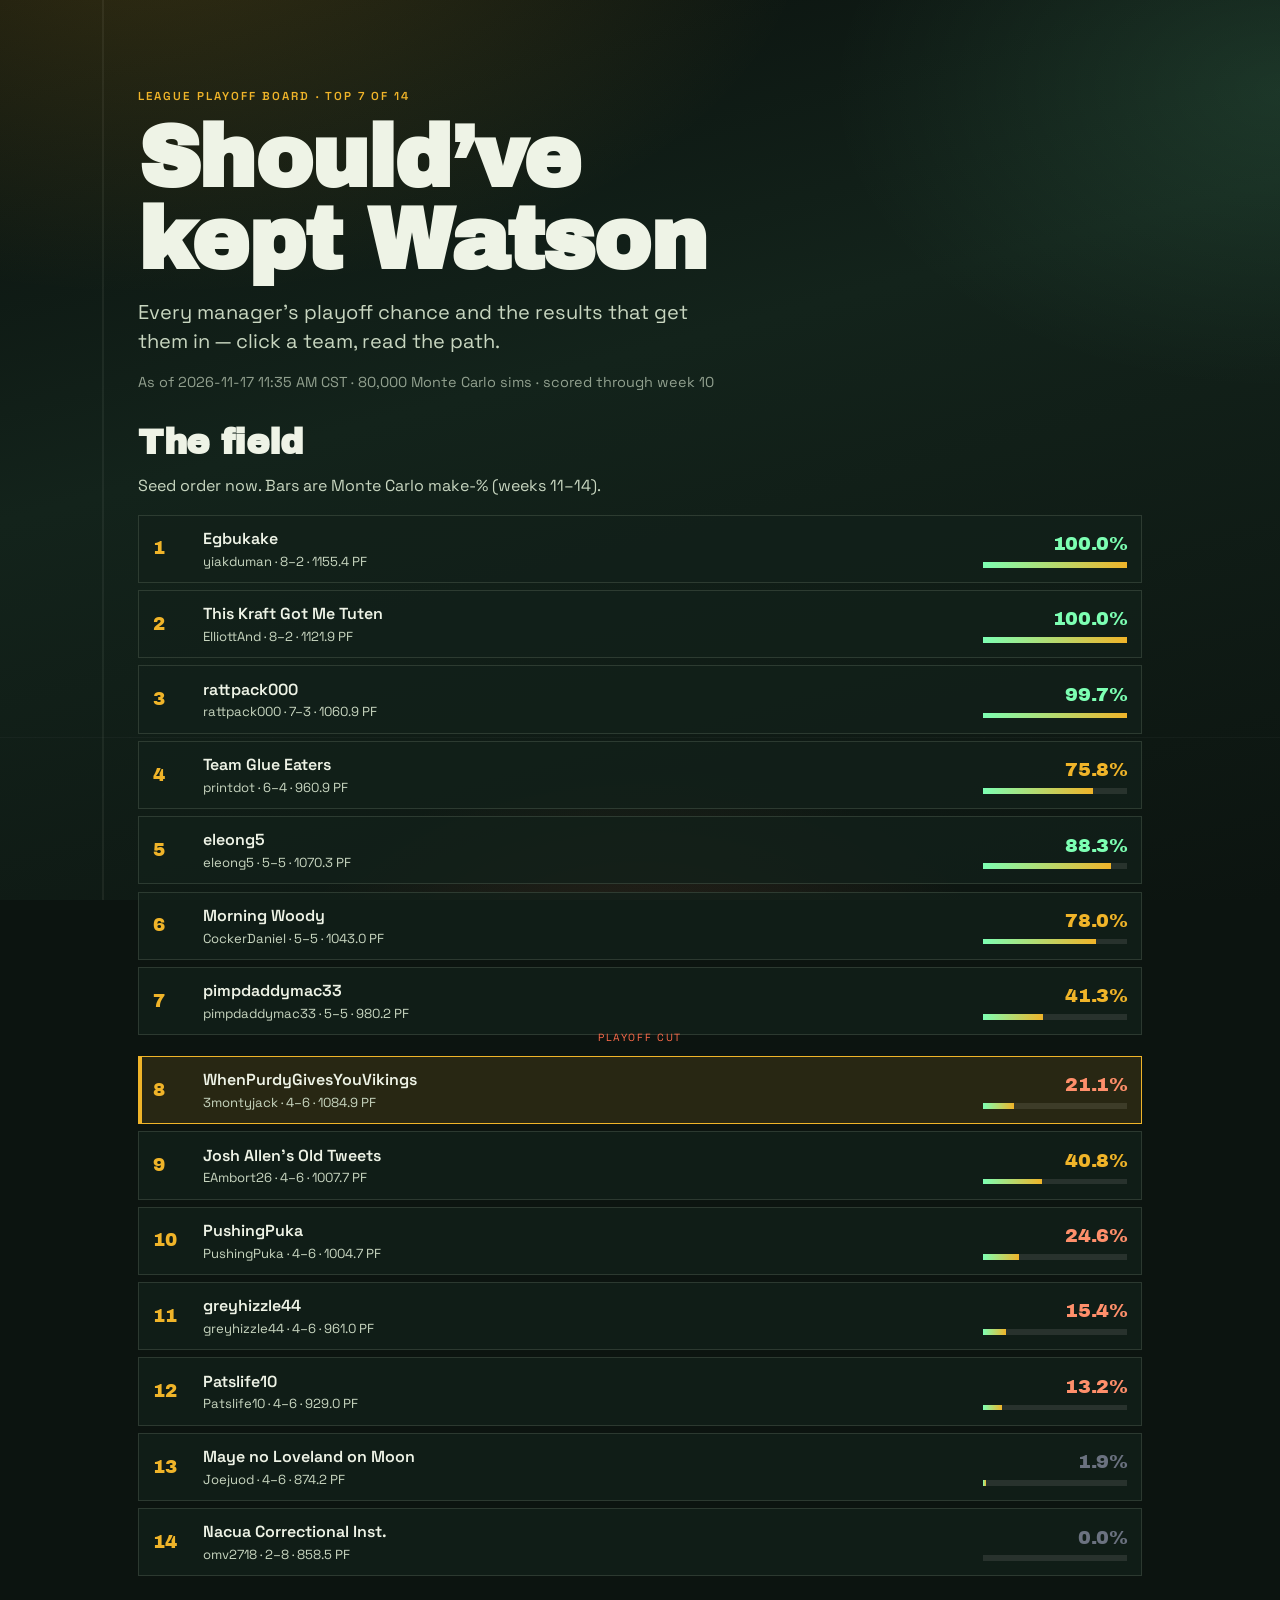
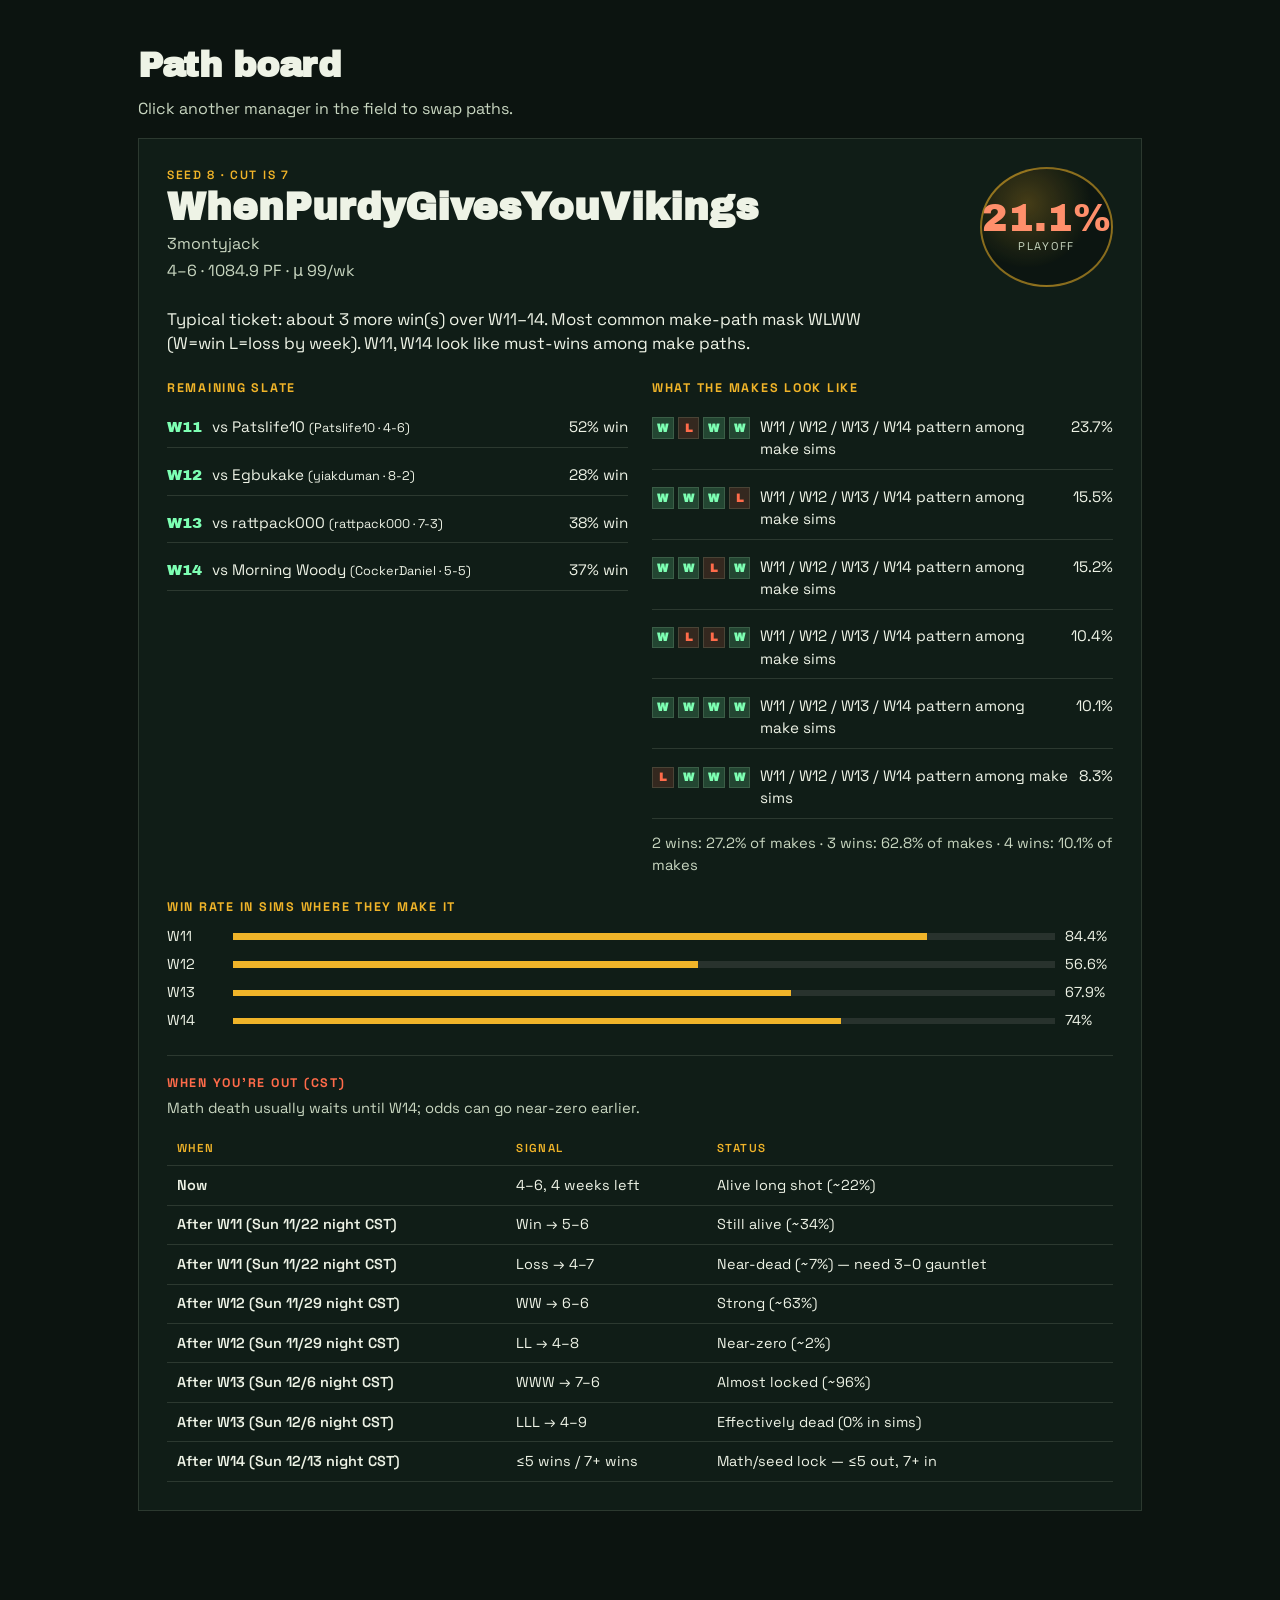
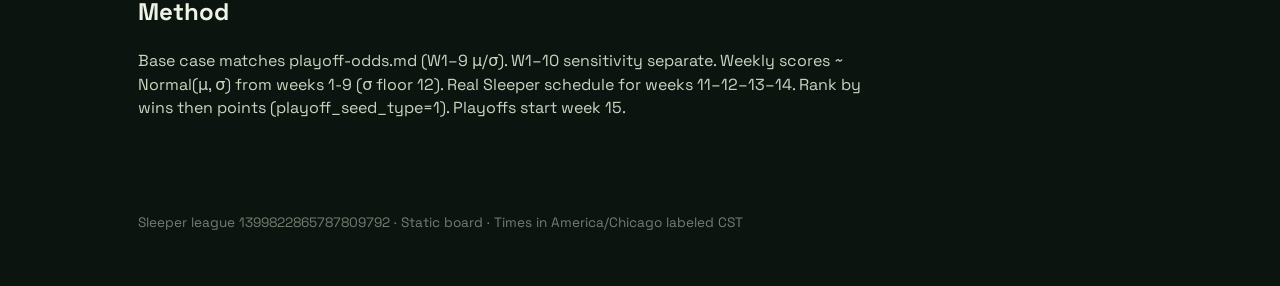
<file: index.html>
<!DOCTYPE html>
<html lang="en">
<head>
  <meta charset="utf-8" />
  <meta name="viewport" content="width=device-width, initial-scale=1" />
  <title>Playoff Path Board</title>
  <meta http-equiv="refresh" content="0; url=./playoff-paths/" />
  <link rel="canonical" href="./playoff-paths/" />
  <script>
    location.replace("./playoff-paths/" + location.hash);
  </script>
</head>
<body>
  <p><a href="./playoff-paths/">Open Playoff Path Board</a></p>
</body>
</html>
</file>
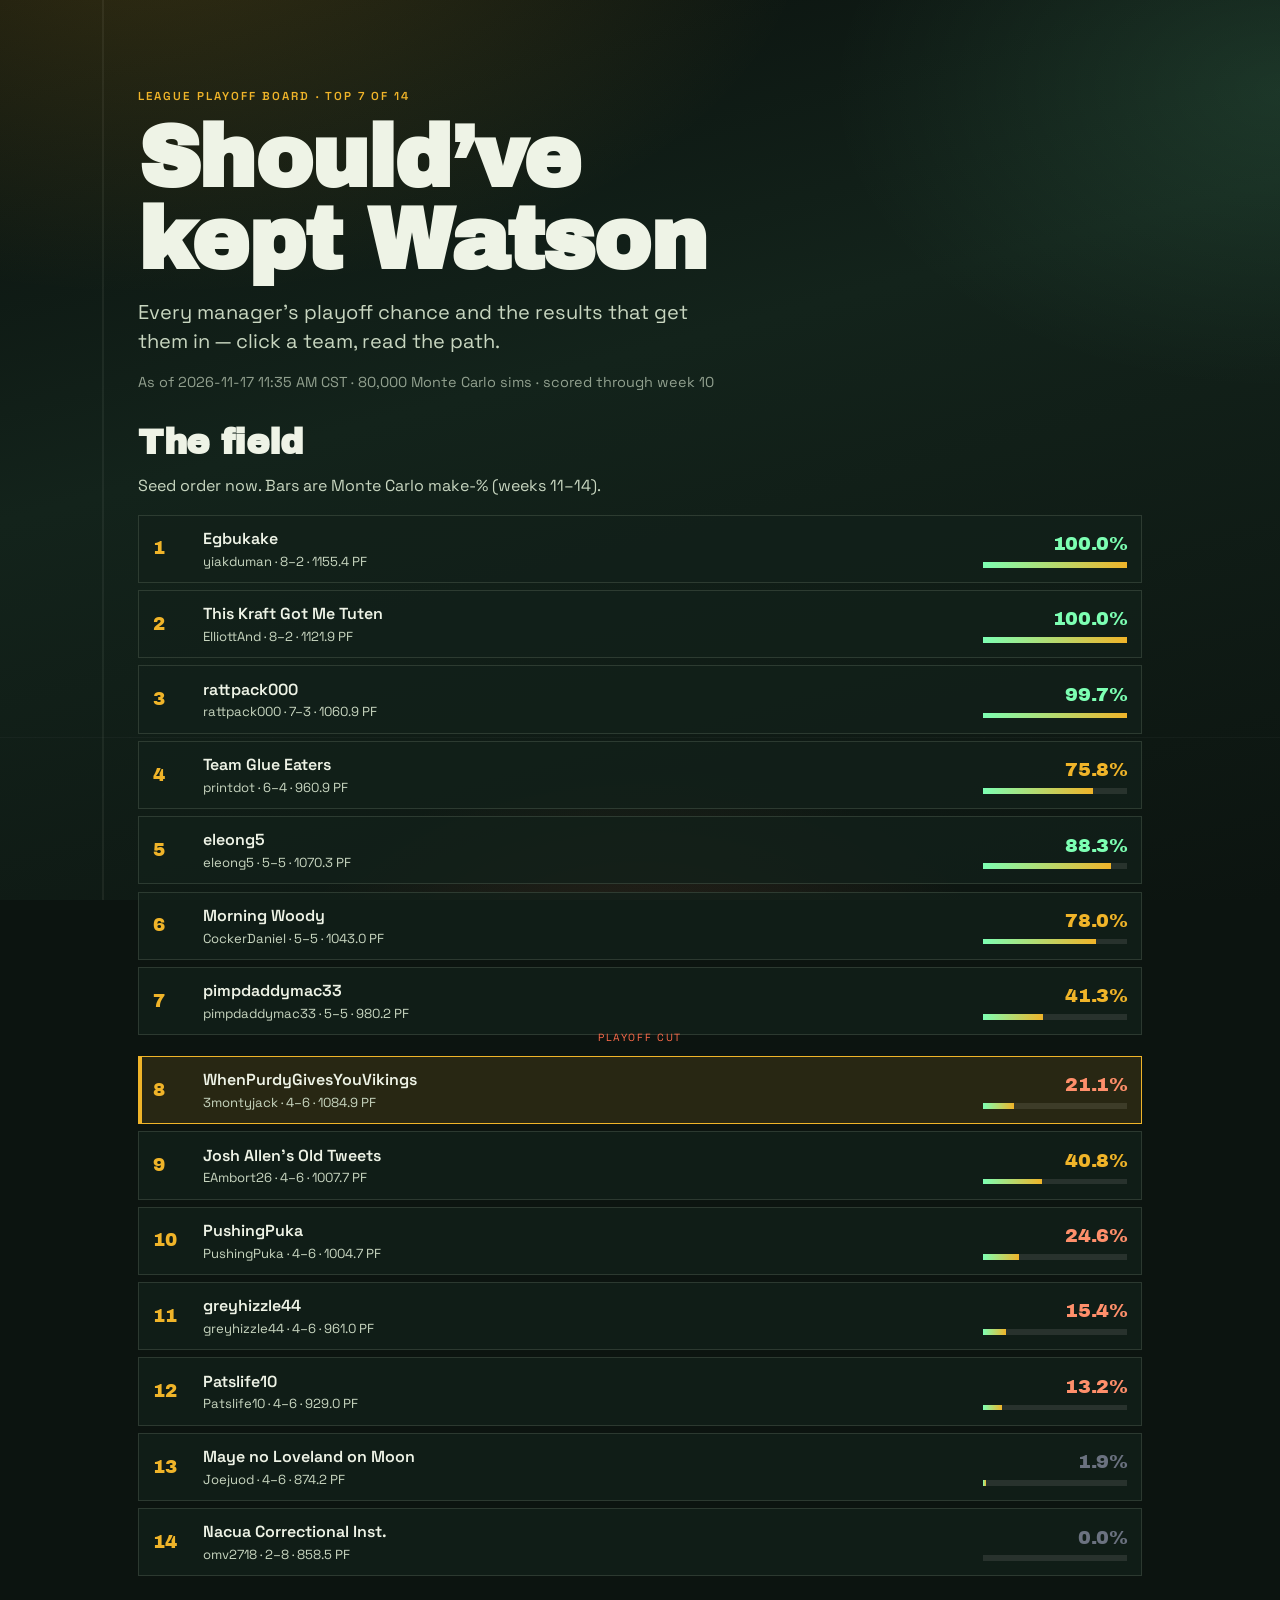
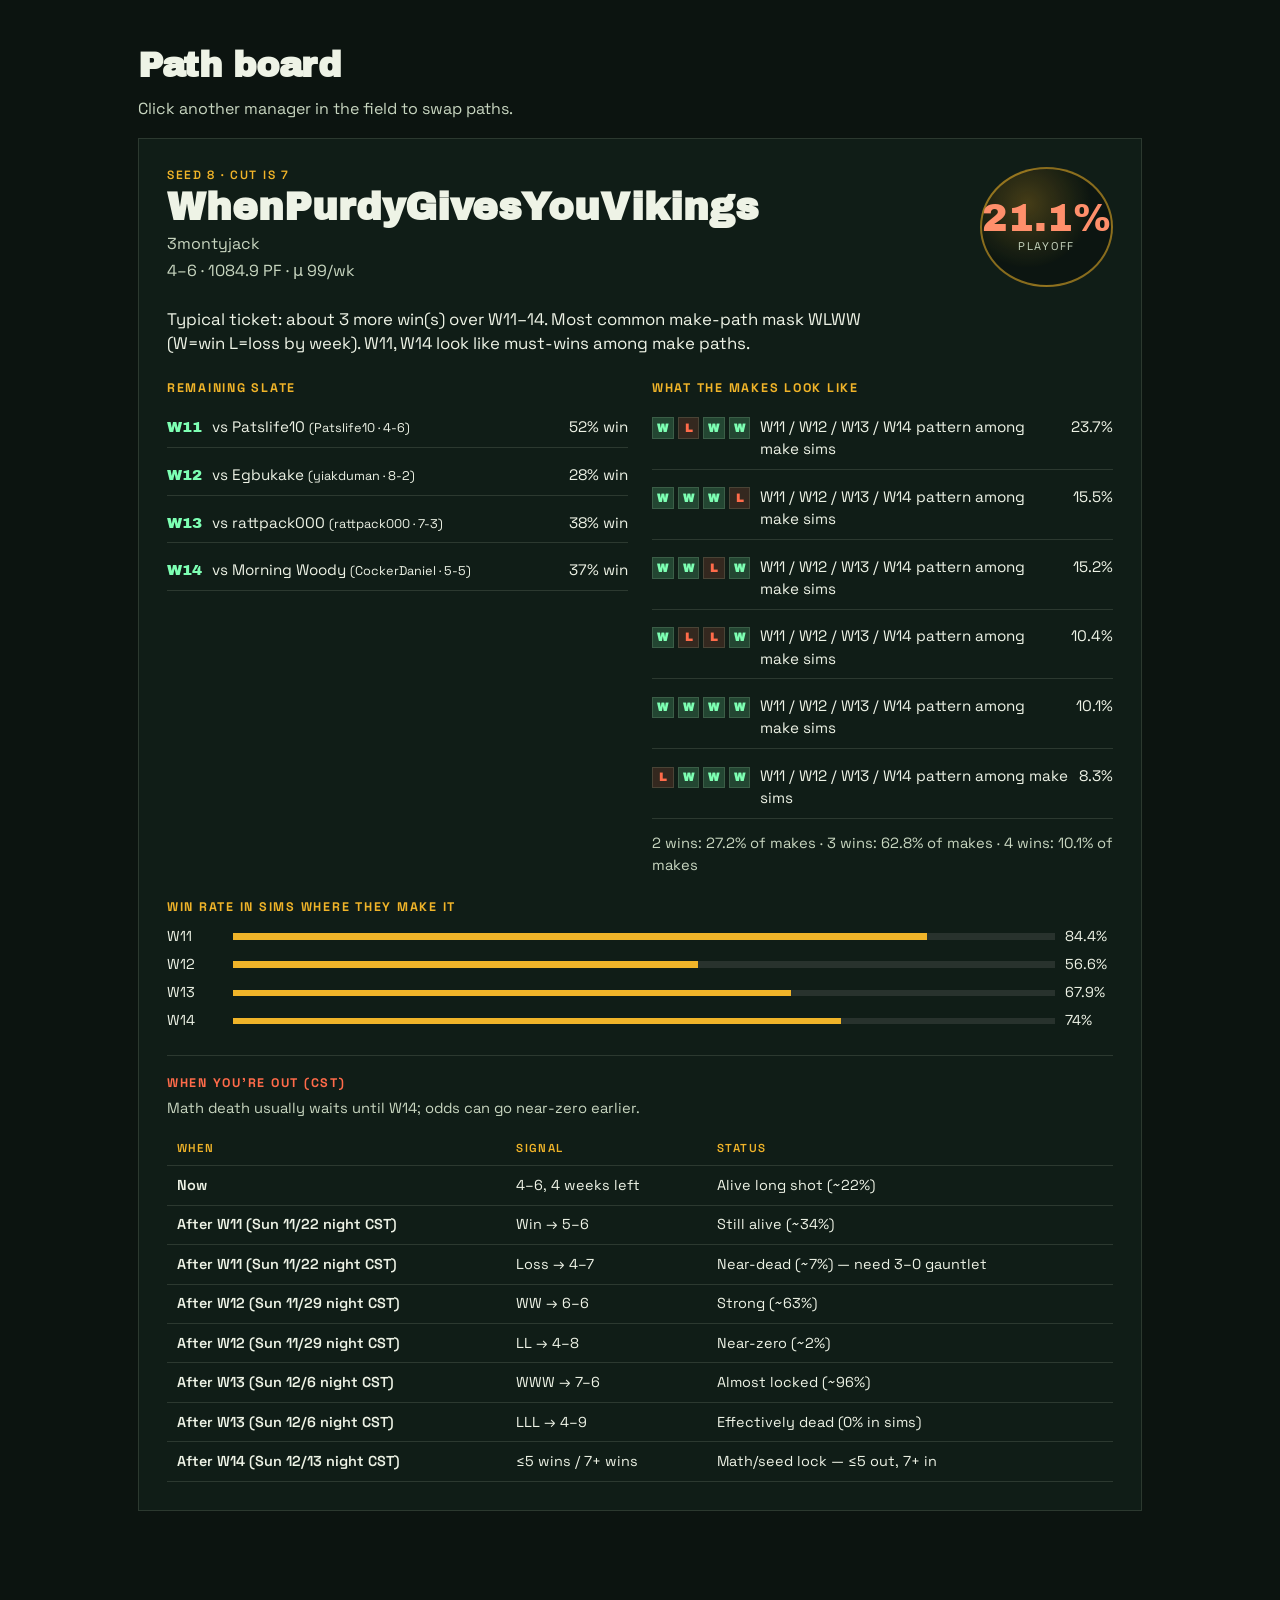
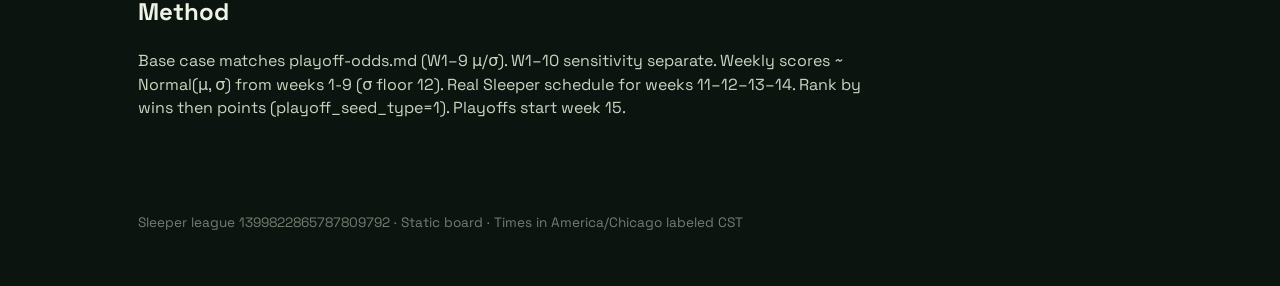
<file: playoff-paths/index.html>
<!DOCTYPE html>
<html lang="en">
<head>
  <meta charset="utf-8" />
  <meta name="viewport" content="width=device-width, initial-scale=1" />
  <title>Playoff Path Board · Should’ve kept Watson</title>
  <meta name="description" content="March Madness–style playoff paths for every team in Should’ve kept Watson. Live Sleeper standings + Monte Carlo odds." />
  <link rel="preconnect" href="https://fonts.googleapis.com" />
  <link rel="preconnect" href="https://fonts.gstatic.com" crossorigin />
  <link href="https://fonts.googleapis.com/css2?family=Archivo+Black&family=Space+Grotesk:wght@400;500;600;700&display=swap" rel="stylesheet" />
  <link rel="stylesheet" href="./styles.css" />
</head>
<body>
  <div class="atmosphere" aria-hidden="true"></div>
  <div class="court-lines" aria-hidden="true"></div>

  <header class="hero">
    <p class="eyebrow">League playoff board · top 7 of 14</p>
    <h1 class="brand">Should’ve kept Watson</h1>
    <p class="lede">Every manager’s playoff chance and the results that get them in — click a team, read the path.</p>
    <p class="meta" id="asOf">Loading sims…</p>
  </header>

  <main>
    <section class="odds-board" aria-label="Playoff odds for all teams">
      <div class="section-head">
        <h2>The field</h2>
        <p>Seed order now. Bars are Monte Carlo make-% (weeks 11–14).</p>
      </div>
      <ol class="field" id="field"></ol>
    </section>

    <section class="path-stage" aria-live="polite">
      <div class="section-head">
        <h2>Path board</h2>
        <p id="pathHint">Select any manager above.</p>
      </div>

      <article class="path-panel" id="pathPanel">
        <div class="path-hero">
          <div>
            <p class="path-seed" id="selSeed">—</p>
            <h3 id="selName">—</h3>
            <p class="path-owner" id="selOwner">—</p>
            <p class="path-record" id="selRecord">—</p>
          </div>
          <div class="chance-orb">
            <span class="chance-num" id="selPct">—</span>
            <span class="chance-label">playoff</span>
          </div>
        </div>

        <p class="path-blurb" id="selBlurb"></p>

        <div class="path-grid">
          <div>
            <h4>Remaining slate</h4>
            <ul class="slate" id="selSlate"></ul>
          </div>
          <div>
            <h4>What the makes look like</h4>
            <ul class="masks" id="selMasks"></ul>
            <div class="win-need" id="selWinNeed"></div>
          </div>
        </div>

        <div class="week-need" id="selWeekNeed"></div>
        <div class="elim-inline" id="selElim" hidden></div>
      </article>
    </section>

    <section class="method">
      <h2>Method</h2>
      <p id="methodCopy"></p>
    </section>
  </main>

  <footer>
    <p>Sleeper league <span id="leagueId"></span> · Static board · Times in America/Chicago labeled CST</p>
  </footer>

  <script src="./app.js" type="module"></script>
</body>
</html>
</file>
<file: playoff-paths/styles.css>
:root {
  --ink: #0c1410;
  --ink-2: #14201a;
  --panel: rgba(18, 32, 26, 0.78);
  --line: rgba(214, 232, 196, 0.14);
  --mist: #c8d6c0;
  --paper: #eef3e6;
  --amber: #f0b429;
  --mint: #7dffb3;
  --cut: #ff6b4a;
  --locked: #7dffb3;
  --bubble: #f0b429;
  --longshot: #ff8f6b;
  --dead: #6b7280;
  --font-display: "Archivo Black", Impact, sans-serif;
  --font-body: "Space Grotesk", system-ui, sans-serif;
}

* { box-sizing: border-box; }
html { scroll-behavior: smooth; }
body {
  margin: 0;
  min-height: 100vh;
  color: var(--paper);
  font-family: var(--font-body);
  background: var(--ink);
  line-height: 1.45;
}

.atmosphere {
  position: fixed;
  inset: 0;
  z-index: -2;
  background:
    radial-gradient(1200px 700px at 12% -10%, rgba(240, 180, 41, 0.18), transparent 55%),
    radial-gradient(900px 600px at 100% 10%, rgba(125, 255, 179, 0.1), transparent 50%),
    radial-gradient(800px 500px at 50% 110%, rgba(255, 107, 74, 0.12), transparent 45%),
    linear-gradient(165deg, #0a100d 0%, #13231b 42%, #0c1410 100%);
}

.court-lines {
  position: fixed;
  inset: 0;
  z-index: -1;
  opacity: 0.18;
  background-image:
    linear-gradient(90deg, transparent 0 8%, rgba(238, 243, 230, 0.35) 8% 8.15%, transparent 8.15%),
    linear-gradient(0deg, transparent 0 18%, rgba(238, 243, 230, 0.2) 18% 18.12%, transparent 18.12%),
    repeating-linear-gradient(
      115deg,
      transparent 0 42px,
      rgba(238, 243, 230, 0.035) 42px 43px
    );
  pointer-events: none;
  animation: drift 28s linear infinite;
}

@keyframes drift {
  from { transform: translate3d(0, 0, 0); }
  to { transform: translate3d(-24px, 12px, 0); }
}

.hero {
  padding: clamp(2.5rem, 8vw, 5.5rem) clamp(1.25rem, 4vw, 3rem) 1.5rem;
  max-width: 1100px;
  margin: 0 auto;
  animation: rise 0.8s ease-out both;
}

@keyframes rise {
  from { opacity: 0; transform: translateY(18px); }
  to { opacity: 1; transform: none; }
}

.eyebrow {
  margin: 0 0 0.75rem;
  text-transform: uppercase;
  letter-spacing: 0.18em;
  font-size: 0.72rem;
  color: var(--amber);
  font-weight: 600;
}

.brand {
  margin: 0;
  font-family: var(--font-display);
  font-size: clamp(2.6rem, 9vw, 5.4rem);
  line-height: 0.95;
  letter-spacing: -0.02em;
  max-width: 12ch;
  text-wrap: balance;
}

.lede {
  margin: 1.1rem 0 0;
  max-width: 36rem;
  color: var(--mist);
  font-size: clamp(1.05rem, 2.4vw, 1.25rem);
}

.meta {
  margin: 1rem 0 0;
  color: rgba(200, 214, 192, 0.7);
  font-size: 0.9rem;
}

main {
  max-width: 1100px;
  margin: 0 auto;
  padding: 0 clamp(1.25rem, 4vw, 3rem) 4rem;
  display: grid;
  gap: clamp(2.5rem, 6vw, 4rem);
}

.section-head h2 {
  margin: 0;
  font-family: var(--font-display);
  font-size: clamp(1.6rem, 4vw, 2.2rem);
  letter-spacing: -0.01em;
}

.section-head p {
  margin: 0.35rem 0 1.1rem;
  color: var(--mist);
}

.field {
  list-style: none;
  margin: 0;
  padding: 0;
  display: grid;
  gap: 0.45rem;
}

.team-row {
  display: grid;
  grid-template-columns: 2.4rem 1fr auto;
  gap: 0.75rem;
  align-items: center;
  width: 100%;
  text-align: left;
  border: 1px solid var(--line);
  background: var(--panel);
  color: inherit;
  border-radius: 0;
  padding: 0.7rem 0.85rem;
  cursor: pointer;
  font: inherit;
  transition: transform 0.18s ease, border-color 0.18s ease, background 0.18s ease;
  animation: rise 0.55s ease both;
}

.team-row:hover,
.team-row:focus-visible {
  transform: translateX(4px);
  border-color: rgba(240, 180, 41, 0.55);
  outline: none;
}

.team-row.active {
  border-color: var(--amber);
  background: rgba(240, 180, 41, 0.12);
  box-shadow: inset 3px 0 0 var(--amber);
}

.team-row .seed {
  font-family: var(--font-display);
  font-size: 1.15rem;
  color: var(--amber);
}

.team-row .who {
  display: grid;
  gap: 0.1rem;
  min-width: 0;
}

.team-row .who strong {
  font-weight: 600;
  white-space: nowrap;
  overflow: hidden;
  text-overflow: ellipsis;
}

.team-row .who span {
  font-size: 0.82rem;
  color: var(--mist);
}

.team-row .bar-wrap {
  display: grid;
  justify-items: end;
  gap: 0.25rem;
  min-width: 7.5rem;
}

.team-row .pct {
  font-family: var(--font-display);
  font-size: 1.2rem;
  letter-spacing: -0.02em;
}

.bar {
  width: min(28vw, 9rem);
  height: 0.35rem;
  background: rgba(238, 243, 230, 0.1);
  overflow: hidden;
}

.bar > i {
  display: block;
  height: 100%;
  width: 0;
  background: linear-gradient(90deg, var(--mint), var(--amber));
  transition: width 0.9s cubic-bezier(0.2, 0.8, 0.2, 1);
}

.team-row.cut-line {
  position: relative;
  margin-bottom: 0.85rem;
}

.team-row.cut-line::after {
  content: "playoff cut";
  position: absolute;
  left: 0;
  right: 0;
  bottom: -0.7rem;
  text-align: center;
  font-size: 0.65rem;
  letter-spacing: 0.16em;
  text-transform: uppercase;
  color: var(--cut);
}

.path-panel {
  border: 1px solid var(--line);
  background: var(--panel);
  padding: clamp(1.1rem, 3vw, 1.75rem);
  backdrop-filter: blur(8px);
  animation: rise 0.45s ease both;
}

.path-hero {
  display: flex;
  justify-content: space-between;
  gap: 1rem;
  align-items: flex-start;
  flex-wrap: wrap;
}

.path-seed {
  margin: 0;
  color: var(--amber);
  text-transform: uppercase;
  letter-spacing: 0.14em;
  font-size: 0.75rem;
  font-weight: 600;
}

.path-hero h3 {
  margin: 0.2rem 0 0;
  font-family: var(--font-display);
  font-size: clamp(1.6rem, 4vw, 2.4rem);
  line-height: 1.05;
  max-width: 16ch;
}

.path-owner,
.path-record {
  margin: 0.25rem 0 0;
  color: var(--mist);
}

.chance-orb {
  min-width: 7.5rem;
  min-height: 7.5rem;
  border-radius: 50%;
  border: 2px solid rgba(240, 180, 41, 0.55);
  display: grid;
  place-content: center;
  text-align: center;
  background:
    radial-gradient(circle at 35% 30%, rgba(240, 180, 41, 0.25), transparent 55%),
    rgba(0, 0, 0, 0.25);
  animation: pulse 3.5s ease-in-out infinite;
}

@keyframes pulse {
  0%, 100% { transform: scale(1); }
  50% { transform: scale(1.03); }
}

.chance-num {
  font-family: var(--font-display);
  font-size: 2.4rem;
  line-height: 1;
}

.chance-label {
  font-size: 0.7rem;
  letter-spacing: 0.16em;
  text-transform: uppercase;
  color: var(--mist);
}

.path-blurb {
  margin: 1.25rem 0 0;
  font-size: 1.05rem;
  max-width: 46rem;
}

.path-grid {
  display: grid;
  grid-template-columns: repeat(2, minmax(0, 1fr));
  gap: 1.5rem;
  margin-top: 1.5rem;
}

.path-grid h4,
.week-need h4 {
  margin: 0 0 0.6rem;
  font-size: 0.78rem;
  letter-spacing: 0.14em;
  text-transform: uppercase;
  color: var(--amber);
}

.slate,
.masks {
  list-style: none;
  margin: 0;
  padding: 0;
  display: grid;
  gap: 0.45rem;
}

.slate li,
.masks li {
  display: grid;
  grid-template-columns: auto 1fr auto;
  gap: 0.6rem;
  align-items: baseline;
  padding: 0.55rem 0;
  border-bottom: 1px solid var(--line);
  font-size: 0.95rem;
}

.slate .wk,
.masks .mask {
  font-family: var(--font-display);
  color: var(--mint);
}

.mask-dots {
  display: inline-flex;
  gap: 0.25rem;
}

.mask-dots span {
  width: 1.35rem;
  height: 1.35rem;
  display: grid;
  place-items: center;
  font-size: 0.7rem;
  font-weight: 700;
  border: 1px solid var(--line);
}

.mask-dots .W { background: rgba(125, 255, 179, 0.18); color: var(--mint); }
.mask-dots .L { background: rgba(255, 107, 74, 0.15); color: var(--cut); }
.mask-dots .T { background: rgba(240, 180, 41, 0.15); color: var(--amber); }

.win-need {
  margin-top: 0.9rem;
  color: var(--mist);
  font-size: 0.92rem;
}

.week-need {
  margin-top: 1.4rem;
}

.need-row {
  display: grid;
  grid-template-columns: 3.5rem 1fr 3rem;
  gap: 0.6rem;
  align-items: center;
  margin-bottom: 0.45rem;
  font-size: 0.9rem;
}

.need-row .track {
  height: 0.4rem;
  background: rgba(238, 243, 230, 0.1);
}

.need-row .track > i {
  display: block;
  height: 100%;
  background: var(--amber);
}

.elim-inline {
  margin-top: 1.5rem;
  padding-top: 1.1rem;
  border-top: 1px solid var(--line);
}

.elim-inline h4 {
  margin: 0 0 0.35rem;
  font-size: 0.78rem;
  letter-spacing: 0.14em;
  text-transform: uppercase;
  color: var(--cut);
}

.elim-note {
  margin: 0 0 0.75rem;
  color: var(--mist);
  font-size: 0.92rem;
}

.elim-table-wrap {
  overflow-x: auto;
}

.elim-table {
  width: 100%;
  border-collapse: collapse;
  font-size: 0.9rem;
}

.elim-table th,
.elim-table td {
  text-align: left;
  padding: 0.55rem 0.6rem;
  border-bottom: 1px solid var(--line);
  vertical-align: top;
}

.elim-table thead th {
  color: var(--amber);
  font-size: 0.72rem;
  letter-spacing: 0.12em;
  text-transform: uppercase;
  font-weight: 600;
}

.elim-table tbody th {
  font-weight: 600;
  color: var(--paper);
  white-space: nowrap;
}

.method p {
  color: var(--mist);
  max-width: 46rem;
}

footer {
  max-width: 1100px;
  margin: 0 auto;
  padding: 0 clamp(1.25rem, 4vw, 3rem) 2.5rem;
  color: rgba(200, 214, 192, 0.55);
  font-size: 0.85rem;
}

@media (max-width: 760px) {
  .path-grid { grid-template-columns: 1fr; }
  .team-row {
    grid-template-columns: 2rem 1fr;
    grid-template-areas:
      "seed who"
      "seed bar";
  }
  .team-row .seed { grid-area: seed; }
  .team-row .who { grid-area: who; }
  .team-row .bar-wrap {
    grid-area: bar;
    justify-items: start;
    min-width: 0;
  }
  .bar { width: 100%; }
  .chance-orb {
    min-width: 6.4rem;
    min-height: 6.4rem;
  }
}
</file>
